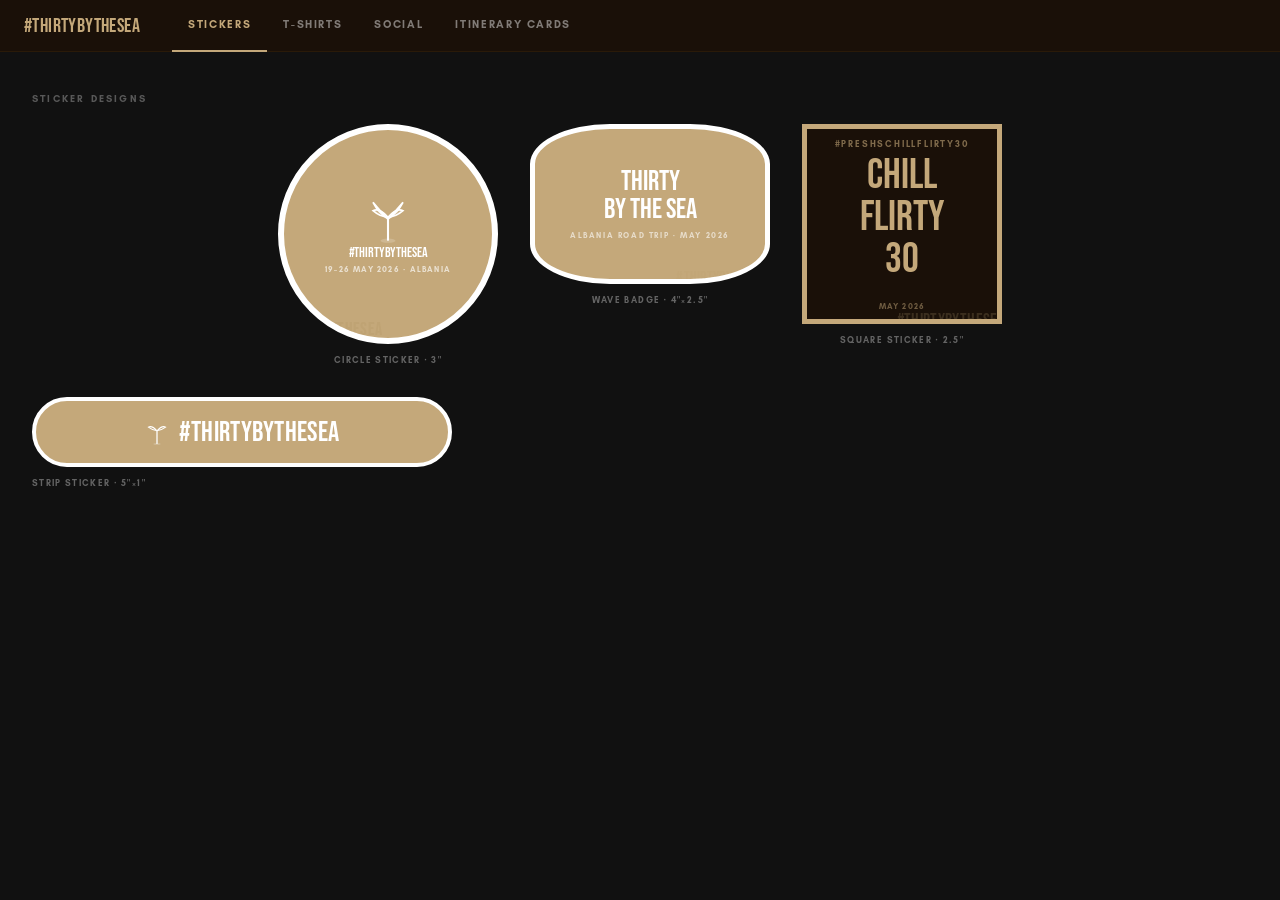
<file: ui_kits/collateral/index.html>
<!DOCTYPE html>
<html lang="en">
<head>
<meta charset="utf-8">
<meta name="viewport" content="width=device-width,initial-scale=1">
<title>ThirtyByTheSea — Collateral UI Kit</title>
<link href="https://fonts.googleapis.com/css2?family=Bebas+Neue&display=swap" rel="stylesheet">
<style>
@font-face {
  font-family: 'Glacial Indifference';
  src: url('../../fonts/GlacialIndifference-Bold.otf') format('opentype');
  font-weight: 700;
}
</style>
<style>
/* ── Reset & Base ── */
*, *::before, *::after { box-sizing: border-box; margin: 0; padding: 0; }
:root {
  --sand:      #C4A87A;
  --sand-dark: #B08F60;
  --sand-light:#D9C4A0;
  --white:     #FFFFFF;
  --dark:      #1A1008;
  --watermark: rgba(180,150,100,0.28);
  --font-disp: 'Bebas Neue', sans-serif;
  --font-sub:  'Glacial Indifference', sans-serif;
  --font-body: 'Glacial Indifference', sans-serif;
}
body {
  background: #111;
  font-family: var(--font-body);
  color: var(--white);
}

/* ── Nav ── */
nav {
  position: fixed; top: 0; left: 0; right: 0; z-index: 100;
  background: var(--dark);
  display: flex; align-items: center; gap: 0;
  border-bottom: 1px solid #2A1A08;
  height: 52px; padding: 0 24px;
}
.nav-logo {
  font-family: var(--font-disp); font-size: 20px; color: var(--sand);
  letter-spacing: 0.02em; margin-right: 32px;
}
.nav-tab {
  padding: 0 16px; height: 52px; display: flex; align-items: center;
  font-family: var(--font-sub); font-size: 11px; font-weight: 700;
  letter-spacing: 0.15em; text-transform: uppercase;
  color: rgba(255,255,255,0.45); cursor: pointer;
  border-bottom: 2px solid transparent; transition: all 0.15s;
}
.nav-tab:hover { color: rgba(255,255,255,0.75); }
.nav-tab.active { color: var(--sand); border-bottom-color: var(--sand); }

/* ── Main Canvas ── */
main {
  margin-top: 52px;
  padding: 40px 32px;
  display: flex; flex-wrap: wrap; gap: 32px;
  justify-content: center;
}
.section-title {
  width: 100%; font-family: var(--font-sub); font-size: 10px; font-weight: 700;
  letter-spacing: 0.22em; text-transform: uppercase;
  color: rgba(255,255,255,0.3); margin-bottom: -16px;
}

/* ── Sticker ── */
.sticker-card {
  display: flex; flex-direction: column; align-items: center; gap: 10px;
}
.sticker-label {
  font-family: var(--font-sub); font-size: 9px; font-weight: 700;
  letter-spacing: 0.15em; text-transform: uppercase; color: rgba(255,255,255,0.35);
}
.sticker {
  position: relative; overflow: hidden;
  display: flex; flex-direction: column; align-items: center; justify-content: center;
}
/* Sticker 1 — Primary Hashtag */
.sticker-primary {
  width: 220px; height: 220px;
  background: var(--sand);
  border-radius: 50%;
  border: 6px solid var(--white);
}
/* Sticker 2 — Wave Badge */
.sticker-wave {
  width: 240px; height: 160px;
  background: var(--sand);
  border-radius: 80px 80px 80px 80px / 40px 40px 40px 40px;
  border: 5px solid var(--white);
}
/* Sticker 3 — Square */
.sticker-sq {
  width: 200px; height: 200px;
  background: var(--dark);
  border: 5px solid var(--sand);
}

.wm {
  position: absolute; font-family: var(--font-disp); font-size: 30px;
  color: var(--watermark); white-space: nowrap; pointer-events: none;
  letter-spacing: 0.02em;
}

/* ── T-shirt ── */
.tshirt-wrap {
  display: flex; flex-direction: column; align-items: center; gap: 10px;
}
.tshirt {
  position: relative; width: 260px; height: 280px;
}
.tshirt-body {
  position: absolute; inset: 0;
}
.tshirt-design {
  position: absolute;
  top: 50%; left: 50%; transform: translate(-50%, -48%);
  text-align: center;
}

/* ── Social Card ── */
.social {
  position: relative; overflow: hidden;
  background: var(--sand);
  display: flex; flex-direction: column;
}
.social-photo {
  width: 100%; flex: 1;
  background: linear-gradient(135deg, #4A9EC9 0%, #2A7A5A 60%, #5A9E8A 100%);
}
.social-bar {
  padding: 12px 16px;
  background: var(--sand);
  display: flex; align-items: center; justify-content: space-between;
}

/* ── Itinerary Card ── */
.itin-card {
  background: var(--sand); position: relative; overflow: hidden;
  padding: 28px 28px;
}
.itin-wm {
  position: absolute; bottom: -12px; right: -8px;
  font-family: var(--font-disp); font-size: 60px;
  color: var(--watermark); white-space: nowrap;
}

/* hidden sections */
.tab-content { display: none; }
.tab-content.active { display: contents; }
</style>
</head>
<body>

<nav>
  <div class="nav-logo">#THIRTYBYTHESEA</div>
  <div class="nav-tab active" onclick="switchTab('stickers',this)">Stickers</div>
  <div class="nav-tab" onclick="switchTab('tshirts',this)">T-Shirts</div>
  <div class="nav-tab" onclick="switchTab('social',this)">Social</div>
  <div class="nav-tab" onclick="switchTab('itinerary',this)">Itinerary Cards</div>
</nav>

<main id="main">
  <!-- STICKERS -->
  <div class="tab-content active" id="tab-stickers">
    <div class="section-title">Sticker Designs</div>

    <!-- Circle sticker -->
    <div class="sticker-card">
      <div class="sticker sticker-primary">
        <div class="wm" style="bottom:-2px;left:-10px;font-size:18px;">#THIRTYBYTHESEA</div>
        <!-- Palm icon -->
        <svg width="44" height="50" viewBox="0 0 44 60" fill="none" style="margin-bottom:2px">
          <path d="M22 55 L22 28" stroke="white" stroke-width="2.5" stroke-linecap="round"/>
          <path d="M22 28 Q12 16 4 20 Q12 27 22 28" stroke="white" stroke-width="2" fill="rgba(255,255,255,0.18)"/>
          <path d="M22 28 Q32 16 40 20 Q32 27 22 28" stroke="white" stroke-width="2" fill="rgba(255,255,255,0.18)"/>
          <path d="M22 30 Q10 22 4 10 Q15 23 22 30" stroke="white" stroke-width="2" fill="rgba(255,255,255,0.12)"/>
          <path d="M22 30 Q34 22 40 10 Q29 23 22 30" stroke="white" stroke-width="2" fill="rgba(255,255,255,0.12)"/>
          <ellipse cx="22" cy="56" rx="9" ry="2.5" fill="rgba(255,255,255,0.18)"/>
        </svg>
        <div style="font-family:var(--font-disp);font-size:14px;color:#fff;letter-spacing:-0.01em;line-height:1;">#THIRTYBYTHESEA</div>
        <div style="font-family:var(--font-sub);font-size:8px;font-weight:700;letter-spacing:0.15em;color:rgba(255,255,255,0.65);margin-top:4px;">19–26 MAY 2026 · ALBANIA</div>
      </div>
      <div class="sticker-label">Circle Sticker · 3"</div>
    </div>

    <!-- Wave badge sticker -->
    <div class="sticker-card">
      <div class="sticker sticker-wave" style="padding:16px 24px;">
        <div class="wm" style="bottom:-8px;right:-6px;font-size:16px;opacity:0.5">#THIRTYBYTHESEA</div>
        <div style="font-family:var(--font-disp);font-size:28px;color:#fff;line-height:1;text-align:center;">THIRTY<br>BY THE SEA</div>
        <div style="font-family:var(--font-sub);font-size:8px;font-weight:700;letter-spacing:0.2em;color:rgba(255,255,255,0.6);margin-top:6px;text-align:center;">ALBANIA ROAD TRIP · MAY 2026</div>
      </div>
      <div class="sticker-label">Wave Badge · 4"×2.5"</div>
    </div>

    <!-- Dark square sticker -->
    <div class="sticker-card">
      <div class="sticker sticker-sq" style="padding:20px;">
        <div class="wm" style="bottom:-12px;right:-8px;font-size:18px;color:rgba(196,168,122,0.2);">#THIRTYBYTHESEA</div>
        <div style="font-family:var(--font-sub);font-size:9px;font-weight:700;letter-spacing:0.2em;color:rgba(196,168,122,0.6);margin-bottom:6px;text-align:center;">#PRESHSCHILLFLIRTY30</div>
        <div style="font-family:var(--font-disp);font-size:42px;color:var(--sand);line-height:1;text-align:center;">CHILL<br>FLIRTY<br>30</div>
        <div style="width:60%;height:2px;background:var(--sand-dark);margin:10px auto;"></div>
        <div style="font-family:var(--font-sub);font-size:8px;font-weight:700;letter-spacing:0.15em;color:rgba(196,168,122,0.5);text-align:center;">MAY 2026</div>
      </div>
      <div class="sticker-label">Square Sticker · 2.5"</div>
    </div>

    <!-- Hashtag strip sticker -->
    <div class="sticker-card" style="width:100%;align-items:flex-start;">
      <div class="sticker" style="width:420px;height:70px;background:var(--sand);border-radius:35px;border:4px solid white;flex-direction:row;gap:10px;padding:0 24px;justify-content:center;overflow:visible;">
        <svg width="24" height="28" viewBox="0 0 40 55" fill="none">
          <path d="M20 50 L20 25" stroke="white" stroke-width="2.5" stroke-linecap="round"/>
          <path d="M20 25 Q10 14 3 18 Q11 24 20 25" stroke="white" stroke-width="2"/>
          <path d="M20 25 Q30 14 37 18 Q29 24 20 25" stroke="white" stroke-width="2"/>
          <ellipse cx="20" cy="51" rx="7" ry="2" fill="rgba(255,255,255,0.2)"/>
        </svg>
        <div style="font-family:var(--font-disp);font-size:28px;color:#fff;letter-spacing:0.01em;">#THIRTYBYTHESEA</div>
      </div>
      <div class="sticker-label">Strip Sticker · 5"×1"</div>
    </div>
  </div>

  <!-- T-SHIRTS -->
  <div class="tab-content" id="tab-tshirts">
    <div class="section-title">T-Shirt Designs</div>

    <!-- Front print -->
    <div class="tshirt-wrap">
      <div class="tshirt">
        <!-- SVG tshirt outline -->
        <svg width="260" height="280" viewBox="0 0 260 280" fill="none" style="position:absolute;inset:0;">
          <path d="M80 20 L40 50 L10 40 L10 100 L50 95 L50 260 L210 260 L210 95 L250 100 L250 40 L220 50 L180 20 Q160 10 130 10 Q100 10 80 20Z" fill="#f5f0ea" stroke="#C4A87A" stroke-width="2"/>
        </svg>
        <div class="tshirt-design">
          <svg width="36" height="42" viewBox="0 0 40 55" fill="none" style="margin:0 auto 4px;">
            <path d="M20 50 L20 25" stroke="#C4A87A" stroke-width="2.5" stroke-linecap="round"/>
            <path d="M20 25 Q10 14 3 18 Q11 24 20 25" stroke="#C4A87A" stroke-width="2" fill="rgba(196,168,122,0.15)"/>
            <path d="M20 25 Q30 14 37 18 Q29 24 20 25" stroke="#C4A87A" stroke-width="2" fill="rgba(196,168,122,0.15)"/>
            <path d="M20 27 Q10 20 4 10 Q13 21 20 27" stroke="#C4A87A" stroke-width="2"/>
            <path d="M20 27 Q30 20 36 10 Q27 21 20 27" stroke="#C4A87A" stroke-width="2"/>
            <ellipse cx="20" cy="51" rx="7" ry="2" fill="rgba(196,168,122,0.2)"/>
          </svg>
          <div style="font-family:var(--font-disp);font-size:22px;color:var(--sand);letter-spacing:0.01em;">#THIRTYBYTHESEA</div>
          <div style="font-family:var(--font-sub);font-size:7.5px;font-weight:700;letter-spacing:0.18em;color:rgba(196,168,122,0.6);margin-top:3px;">ALBANIA · MAY 2026</div>
        </div>
      </div>
      <div class="sticker-label">Front Print — White Shirt</div>
    </div>

    <!-- Dark shirt -->
    <div class="tshirt-wrap">
      <div class="tshirt">
        <svg width="260" height="280" viewBox="0 0 260 280" fill="none" style="position:absolute;inset:0;">
          <path d="M80 20 L40 50 L10 40 L10 100 L50 95 L50 260 L210 260 L210 95 L250 100 L250 40 L220 50 L180 20 Q160 10 130 10 Q100 10 80 20Z" fill="#1A1008" stroke="#C4A87A" stroke-width="2"/>
        </svg>
        <div class="tshirt-design" style="text-align:center;">
          <div style="font-family:var(--font-sub);font-size:8px;font-weight:700;letter-spacing:0.22em;color:rgba(196,168,122,0.5);margin-bottom:4px;">#PRESHSCHILLFLIRTY30</div>
          <div style="font-family:var(--font-disp);font-size:38px;color:var(--sand);line-height:0.95;letter-spacing:-0.01em;">CHILL<br>FLIRTY<br>30</div>
          <div style="width:80px;height:1.5px;background:var(--sand-dark);margin:8px auto;"></div>
          <div style="font-family:var(--font-sub);font-size:7px;font-weight:700;letter-spacing:0.2em;color:rgba(196,168,122,0.45);">ALBANIA ROAD TRIP</div>
        </div>
      </div>
      <div class="sticker-label">Front Print — Dark Shirt</div>
    </div>

    <!-- Sand shirt -->
    <div class="tshirt-wrap">
      <div class="tshirt">
        <svg width="260" height="280" viewBox="0 0 260 280" fill="none" style="position:absolute;inset:0;">
          <path d="M80 20 L40 50 L10 40 L10 100 L50 95 L50 260 L210 260 L210 95 L250 100 L250 40 L220 50 L180 20 Q160 10 130 10 Q100 10 80 20Z" fill="#C4A87A" stroke="#1A1008" stroke-width="2"/>
        </svg>
        <div class="tshirt-design" style="text-align:center;">
          <div style="font-family:var(--font-disp);font-size:18px;color:#fff;letter-spacing:0.01em;margin-bottom:4px;">#THIRTYBYTHESEA</div>
          <div style="width:100px;height:1.5px;background:rgba(255,255,255,0.4);margin:0 auto 6px;"></div>
          <div style="font-family:var(--font-sub);font-size:7px;font-weight:700;letter-spacing:0.2em;color:rgba(255,255,255,0.55);">19–26 MAY 2026</div>
          <div style="font-family:var(--font-sub);font-size:7px;font-weight:700;letter-spacing:0.2em;color:rgba(255,255,255,0.55);">ALBANIA COASTAL ROAD TRIP</div>
        </div>
      </div>
      <div class="sticker-label">Front Print — Sand Shirt</div>
    </div>
  </div>

  <!-- SOCIAL -->
  <div class="tab-content" id="tab-social">
    <div class="section-title">Social Graphics</div>

    <!-- Instagram Square -->
    <div class="sticker-card">
      <div class="social" style="width:280px;height:280px;padding:0;justify-content:flex-end;">
        <div style="position:absolute;inset:0;background:linear-gradient(175deg,#4A9EC9 0%,#2A7A5A 60%, #C4A87A 100%);"></div>
        <div style="position:absolute;inset:0;background:rgba(196,168,122,0.08);"></div>
        <!-- watermark -->
        <div style="position:absolute;bottom:8px;right:8px;font-family:var(--font-sub);font-size:8px;font-weight:700;letter-spacing:0.2em;color:rgba(255,255,255,0.35);text-transform:uppercase;">#THIRTYBYTHESEA</div>
        <!-- content -->
        <div style="position:absolute;bottom:24px;left:20px;right:20px;">
          <div style="font-family:var(--font-disp);font-size:42px;color:#fff;line-height:0.95;letter-spacing:-0.01em;">#THIRTY<br>BY THE SEA</div>
          <div style="font-family:var(--font-sub);font-size:9px;font-weight:700;letter-spacing:0.15em;color:rgba(255,255,255,0.65);margin-top:6px;">ALBANIA · MAY 2026 · ROAD TRIP</div>
        </div>
        <!-- palm icon top-right -->
        <svg width="50" height="60" viewBox="0 0 44 60" fill="none" style="position:absolute;top:16px;right:14px;opacity:0.55">
          <path d="M22 55 L22 28" stroke="white" stroke-width="2.5"/>
          <path d="M22 28 Q12 16 4 20 Q12 27 22 28" stroke="white" stroke-width="2" fill="rgba(255,255,255,0.15)"/>
          <path d="M22 28 Q32 16 40 20 Q32 27 22 28" stroke="white" stroke-width="2" fill="rgba(255,255,255,0.15)"/>
          <path d="M22 30 Q10 22 4 10 Q15 23 22 30" stroke="white" stroke-width="2"/>
          <path d="M22 30 Q34 22 40 10 Q29 23 22 30" stroke="white" stroke-width="2"/>
        </svg>
      </div>
      <div class="sticker-label">Instagram Square · 1080×1080</div>
    </div>

    <!-- Story -->
    <div class="sticker-card">
      <div class="social" style="width:160px;height:280px;padding:0;justify-content:flex-end;">
        <div style="position:absolute;inset:0;background:linear-gradient(175deg,#4A9EC9 0%,#3A8A6A 50%, #C4A87A 100%);"></div>
        <div style="position:absolute;top:20px;left:0;right:0;text-align:center;">
          <div style="font-family:var(--font-sub);font-size:8px;font-weight:700;letter-spacing:0.18em;color:rgba(255,255,255,0.5);text-transform:uppercase;">SWIPE UP</div>
        </div>
        <div style="position:absolute;bottom:30px;left:14px;right:14px;text-align:center;">
          <svg width="28" height="34" viewBox="0 0 44 60" fill="none" style="margin:0 auto 6px;display:block;">
            <path d="M22 55 L22 28" stroke="white" stroke-width="2.5"/>
            <path d="M22 28 Q12 16 4 20 Q12 27 22 28" stroke="white" stroke-width="2" fill="rgba(255,255,255,0.15)"/>
            <path d="M22 28 Q32 16 40 20 Q32 27 22 28" stroke="white" stroke-width="2" fill="rgba(255,255,255,0.15)"/>
          </svg>
          <div style="font-family:var(--font-disp);font-size:24px;color:#fff;line-height:1;">#THIRTY<br>BY THE SEA</div>
          <div style="font-family:var(--font-sub);font-size:7px;font-weight:700;letter-spacing:0.14em;color:rgba(255,255,255,0.55);margin-top:4px;">MAY 2026 · ALBANIA</div>
        </div>
      </div>
      <div class="sticker-label">Instagram Story · 9:16</div>
    </div>

    <!-- Caption card -->
    <div class="sticker-card">
      <div style="background:var(--sand);width:280px;padding:20px 22px;position:relative;overflow:hidden;">
        <div style="position:absolute;bottom:-10px;right:-6px;font-family:var(--font-disp);font-size:48px;color:var(--watermark);white-space:nowrap;">#THIRTYBYTHESEA</div>
        <div style="font-family:var(--font-sub);font-size:8px;font-weight:700;letter-spacing:0.2em;color:rgba(255,255,255,0.5);margin-bottom:8px;">#THIRTYBYTHESEA</div>
        <div style="font-family:var(--font-body);font-size:14px;font-weight:700;color:#fff;letter-spacing:0.06em;text-transform:uppercase;line-height:1.5;">DIRECT FLIGHTS WITH BA<br>23KG INCLUDED — £136.83</div>
        <div style="margin-top:10px;font-family:var(--font-sub);font-size:7px;font-weight:700;letter-spacing:0.16em;color:rgba(255,255,255,0.45);">19TH MAY 2026 · LONDON HEATHROW</div>
      </div>
      <div class="sticker-label">Caption / Info Card</div>
    </div>
  </div>

  <!-- ITINERARY CARDS -->
  <div class="tab-content" id="tab-itinerary">
    <div class="section-title">Itinerary Cards</div>

    <!-- Hotel card -->
    <div class="sticker-card">
      <div class="itin-card" style="width:300px;">
        <div class="itin-wm">#THIRTYBYTHESEA</div>
        <div style="display:flex;align-items:flex-start;gap:14px;position:relative;z-index:1;">
          <!-- House icon -->
          <svg width="38" height="50" viewBox="0 0 60 80" fill="none" flex-shrink="0">
            <path d="M30 8 C14 8 8 22 8 30 C8 50 30 72 30 72 C30 72 52 50 52 30 C52 22 46 8 30 8Z" stroke="white" stroke-width="2.5" fill="none"/>
            <circle cx="30" cy="30" r="10" stroke="white" stroke-width="2.5" fill="none"/>
          </svg>
          <div>
            <div style="font-family:var(--font-sub);font-size:9px;font-weight:700;letter-spacing:0.18em;color:rgba(255,255,255,0.5);margin-bottom:3px;">HOTEL 1 OF 3</div>
            <div style="font-family:var(--font-disp);font-size:24px;color:#fff;line-height:1;">ELITE BAY HOTEL</div>
            <div style="font-family:var(--font-disp);font-size:14px;color:rgba(255,255,255,0.6);margin-top:2px;">LALEZ DURRES</div>
          </div>
        </div>
        <div style="height:1.5px;background:rgba(26,16,8,0.25);margin:14px 0;position:relative;z-index:1;"></div>
        <div style="position:relative;z-index:1;">
          <div style="font-family:var(--font-body);font-size:14px;font-weight:700;letter-spacing:0.06em;color:#fff;text-transform:uppercase;line-height:1.6;">
            19<sup style="font-size:9px">TH</sup> MAY TO 22<sup style="font-size:9px">ND</sup> MAY<br>
            £250.50PP — PAY AT HOTEL<br>
            KING ROOM · SWIM UP POOL VIEW<br>
            BREAKFAST &amp; FREE PARKING
          </div>
        </div>
      </div>
      <div class="sticker-label">Hotel Card</div>
    </div>

    <!-- Flight card -->
    <div class="sticker-card">
      <div class="itin-card" style="width:300px;">
        <div class="itin-wm">#THIRTYBYTHESEA</div>
        <div style="display:flex;align-items:flex-start;gap:14px;position:relative;z-index:1;">
          <svg width="44" height="38" viewBox="0 0 80 60" fill="none">
            <rect x="4" y="14" width="72" height="32" rx="3" stroke="white" stroke-width="2.5"/>
            <path d="M4 30 L76 30" stroke="white" stroke-width="1.5" stroke-dasharray="4 3"/>
            <path d="M58 14 L58 46" stroke="white" stroke-width="2"/>
            <path d="M20 22 L45 22" stroke="white" stroke-width="2" stroke-linecap="round"/>
            <path d="M20 38 L45 38" stroke="white" stroke-width="2" stroke-linecap="round"/>
          </svg>
          <div>
            <div style="font-family:var(--font-sub);font-size:9px;font-weight:700;letter-spacing:0.18em;color:rgba(255,255,255,0.5);margin-bottom:3px;">THE FLIGHTS</div>
            <div style="font-family:var(--font-disp);font-size:20px;color:#fff;line-height:1;">LONDON HEATHROW</div>
            <div style="font-family:var(--font-disp);font-size:14px;color:rgba(255,255,255,0.55);">→ TIRANA AIRPORT</div>
          </div>
        </div>
        <div style="height:1.5px;background:rgba(26,16,8,0.25);margin:14px 0;position:relative;z-index:1;"></div>
        <div style="position:relative;z-index:1;">
          <div style="font-family:var(--font-body);font-size:14px;font-weight:700;letter-spacing:0.06em;color:#fff;text-transform:uppercase;line-height:1.6;">
            DEPART 08:05AM · LAND 12:10PM<br>
            23KG + HAND LUGGAGE<br>
            BRITISH AIRWAYS · £136.83
          </div>
        </div>
      </div>
      <div class="sticker-label">Flight Card</div>
    </div>

    <!-- Full cover card -->
    <div class="sticker-card">
      <div style="width:300px;background:var(--dark);padding:28px 24px;position:relative;overflow:hidden;">
        <div style="position:absolute;bottom:-14px;right:-10px;font-family:var(--font-disp);font-size:60px;color:rgba(196,168,122,0.12);white-space:nowrap;">#THIRTYBYTHESEA</div>
        <div style="font-family:var(--font-sub);font-size:8px;font-weight:700;letter-spacing:0.22em;color:rgba(196,168,122,0.5);margin-bottom:8px;position:relative;z-index:1;">#PRESHSCHILLFLIRTY30</div>
        <div style="font-family:var(--font-disp);font-size:54px;color:var(--sand);line-height:0.92;position:relative;z-index:1;letter-spacing:-0.01em;">THIRTY<br>BY THE<br>SEA</div>
        <div style="height:1.5px;background:var(--sand-dark);margin:14px 0;position:relative;z-index:1;width:60%;"></div>
        <div style="font-family:var(--font-body);font-size:12px;font-weight:700;letter-spacing:0.1em;color:rgba(196,168,122,0.6);text-transform:uppercase;position:relative;z-index:1;line-height:1.6;">
          ALBANIA ROAD TRIP<br>
          19–26 MAY 2026
        </div>
      </div>
      <div class="sticker-label">Cover Card (Dark)</div>
    </div>
  </div>
</main>

<script>
function switchTab(id, el) {
  document.querySelectorAll('.nav-tab').forEach(t => t.classList.remove('active'));
  document.querySelectorAll('.tab-content').forEach(t => t.classList.remove('active'));
  el.classList.add('active');
  document.getElementById('tab-' + id).classList.add('active');
  localStorage.setItem('tbts-tab', id);
}

// Restore tab
const saved = localStorage.getItem('tbts-tab');
if (saved) {
  const el = [...document.querySelectorAll('.nav-tab')].find(t => t.getAttribute('onclick').includes("'" + saved + "'"));
  if (el) switchTab(saved, el);
}
</script>
</body>
</html>
</file>
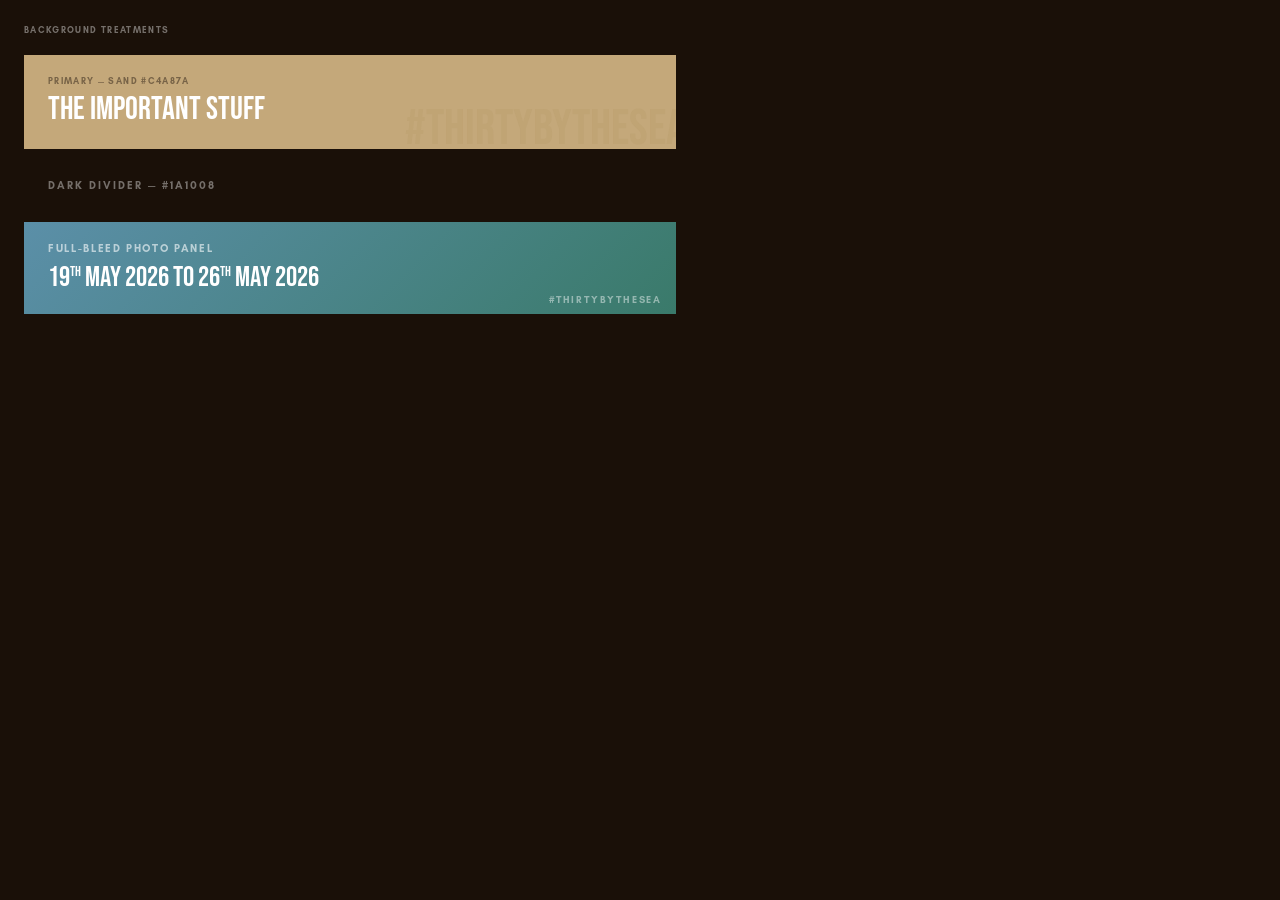
<file: preview/backgrounds.html>
<!DOCTYPE html>
<html>
<head>
<style>
@font-face {
  font-family: 'Glacial Indifference';
  src: url('../fonts/GlacialIndifference-Bold.otf') format('opentype');
  font-weight: 700;
}
</style>
<meta charset="utf-8">
<link href="https://fonts.googleapis.com/css2?family=Bebas+Neue&display=swap" rel="stylesheet">
<style>
* { margin: 0; padding: 0; box-sizing: border-box; }
body { background: #1A1008; padding: 24px; width: 700px; display: flex; flex-direction: column; gap: 16px; }
.card { background: #C4A87A; padding: 20px 24px; position: relative; overflow: hidden; }
.label { font-family: 'Glacial Indifference', sans-serif, sans-serif; font-size: 9px; font-weight: 700; letter-spacing: 0.15em; color: rgba(26,16,8,0.45); text-transform: uppercase; margin-bottom: 4px; }
.wm { position: absolute; bottom: -10px; right: -10px; font-family: 'Bebas Neue', sans-serif; font-size: 50px; color: rgba(180,150,100,0.25); white-space: nowrap; }
</style>
</head>
<body>
  <div class="label" style="color:rgba(255,255,255,0.4)">Background Treatments</div>

  <!-- Primary sand bg -->
  <div class="card">
    <div class="label">Primary — Sand #C4A87A</div>
    <div style="font-family:'Bebas Neue',sans-serif;font-size:32px;color:#fff;">THE IMPORTANT STUFF</div>
    <div class="wm">#THIRTYBYTHESEA</div>
  </div>

  <!-- Dark divider section -->
  <div style="background:#1A1008; padding: 14px 24px;">
    <div style="font-family:'Glacial Indifference', sans-serif,sans-serif;font-size:11px;font-weight:700;letter-spacing:0.18em;color:rgba(255,255,255,0.4);text-transform:uppercase;">Dark Divider — #1A1008</div>
  </div>

  <!-- Photo section mockup -->
  <div style="background: linear-gradient(135deg, #5B8FA8, #3A7A6A); padding: 20px 24px; position:relative;">
    <div style="font-family:'Glacial Indifference', sans-serif,sans-serif;font-size:11px;font-weight:700;letter-spacing:0.15em;color:rgba(255,255,255,0.6);text-transform:uppercase; margin-bottom:6px;">Full-Bleed Photo Panel</div>
    <div style="font-family:'Bebas Neue',sans-serif;font-size:28px;color:#fff;">19<sup style="font-size:14px">TH</sup> MAY 2026 TO 26<sup style="font-size:14px">TH</sup> MAY 2026</div>
    <div style="position:absolute;bottom:8px;right:14px;font-family:'Glacial Indifference', sans-serif,sans-serif;font-size:10px;font-weight:700;letter-spacing:0.18em;color:rgba(255,255,255,0.45);text-transform:uppercase;">#THIRTYBYTHESEA</div>
  </div>
</body>
</html>
</file>
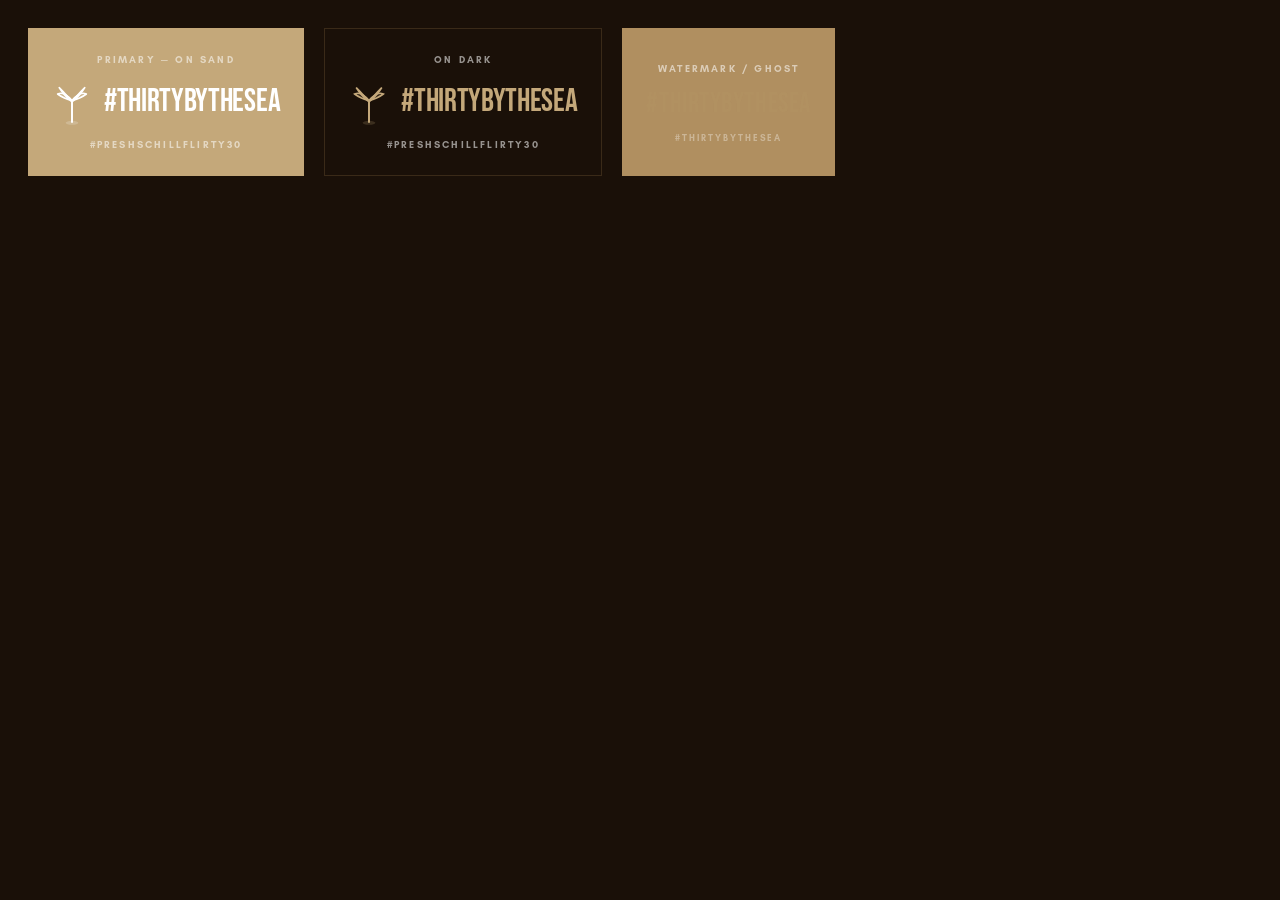
<file: preview/brand-logo.html>
<!DOCTYPE html>
<html>
<head>
<style>
@font-face {
  font-family: 'Glacial Indifference';
  src: url('../fonts/GlacialIndifference-Bold.otf') format('opentype');
  font-weight: 700;
}
</style>
<meta charset="utf-8">
<link href="https://fonts.googleapis.com/css2?family=Bebas+Neue&display=swap" rel="stylesheet">
<style>
* { margin: 0; padding: 0; box-sizing: border-box; }
body { background: #1A1008; padding: 28px; width: 700px; display: flex; gap: 20px; align-items: stretch; }

.panel { background: #C4A87A; padding: 24px; flex: 1; display: flex; flex-direction: column; justify-content: center; align-items: center; gap: 12px; }
.panel-dark { background: #1A1008; border: 1px solid #3A2A18; padding: 24px; flex: 1; display: flex; flex-direction: column; justify-content: center; align-items: center; gap: 12px; }

.logo { display: flex; align-items: center; gap: 12px; }
.logo-text { font-family: 'Bebas Neue', sans-serif; font-size: 32px; color: #fff; line-height: 1; letter-spacing: -0.01em; }
.tag { font-family: 'Glacial Indifference', sans-serif, sans-serif; font-weight: 700; font-size: 10px; color: rgba(255,255,255,0.55); letter-spacing: 0.22em; text-transform: uppercase; }
</style>
</head>
<body>
  <!-- On Sand -->
  <div class="panel">
    <div class="tag">PRIMARY — ON SAND</div>
    <div class="logo">
      <svg width="40" height="48" viewBox="0 0 40 60" fill="none">
        <path d="M20 55 L20 28" stroke="white" stroke-width="2.5" stroke-linecap="round"/>
        <path d="M20 28 Q10 16 2 20 Q10 26 20 28" stroke="white" stroke-width="2" fill="rgba(255,255,255,0.15)" stroke-linejoin="round"/>
        <path d="M20 28 Q30 16 38 20 Q30 26 20 28" stroke="white" stroke-width="2" fill="rgba(255,255,255,0.15)" stroke-linejoin="round"/>
        <path d="M20 30 Q10 22 4 12 Q14 22 20 30" stroke="white" stroke-width="2" fill="rgba(255,255,255,0.15)" stroke-linejoin="round"/>
        <path d="M20 30 Q30 22 36 12 Q26 22 20 30" stroke="white" stroke-width="2" fill="rgba(255,255,255,0.15)" stroke-linejoin="round"/>
        <ellipse cx="20" cy="56" rx="8" ry="2.5" fill="rgba(255,255,255,0.2)"/>
      </svg>
      <div class="logo-text">#THIRTYBYTHESEA</div>
    </div>
    <div class="tag">#PRESHSCHILLFLIRTY30</div>
  </div>

  <!-- On Dark -->
  <div class="panel-dark">
    <div class="tag">ON DARK</div>
    <div class="logo">
      <svg width="40" height="48" viewBox="0 0 40 60" fill="none">
        <path d="M20 55 L20 28" stroke="#C4A87A" stroke-width="2.5" stroke-linecap="round"/>
        <path d="M20 28 Q10 16 2 20 Q10 26 20 28" stroke="#C4A87A" stroke-width="2" fill="rgba(196,168,122,0.15)"/>
        <path d="M20 28 Q30 16 38 20 Q30 26 20 28" stroke="#C4A87A" stroke-width="2" fill="rgba(196,168,122,0.15)"/>
        <path d="M20 30 Q10 22 4 12 Q14 22 20 30" stroke="#C4A87A" stroke-width="2" fill="rgba(196,168,122,0.15)"/>
        <path d="M20 30 Q30 22 36 12 Q26 22 20 30" stroke="#C4A87A" stroke-width="2" fill="rgba(196,168,122,0.15)"/>
        <ellipse cx="20" cy="56" rx="8" ry="2.5" fill="rgba(196,168,122,0.2)"/>
      </svg>
      <div class="logo-text" style="color:#C4A87A">#THIRTYBYTHESEA</div>
    </div>
    <div class="tag">#PRESHSCHILLFLIRTY30</div>
  </div>

  <!-- Watermark -->
  <div class="panel" style="background:#B08F60;">
    <div class="tag">WATERMARK / GHOST</div>
    <div style="font-family:'Bebas Neue',sans-serif;font-size:28px;color:rgba(180,150,100,0.35);letter-spacing:0.02em;">#THIRTYBYTHESEA</div>
    <div style="font-family:'Glacial Indifference', sans-serif,sans-serif;font-weight:700;font-size:9px;color:rgba(255,255,255,0.35);letter-spacing:0.22em;text-transform:uppercase;">#THIRTYBYTHESEA</div>
  </div>
</body>
</html>
</file>
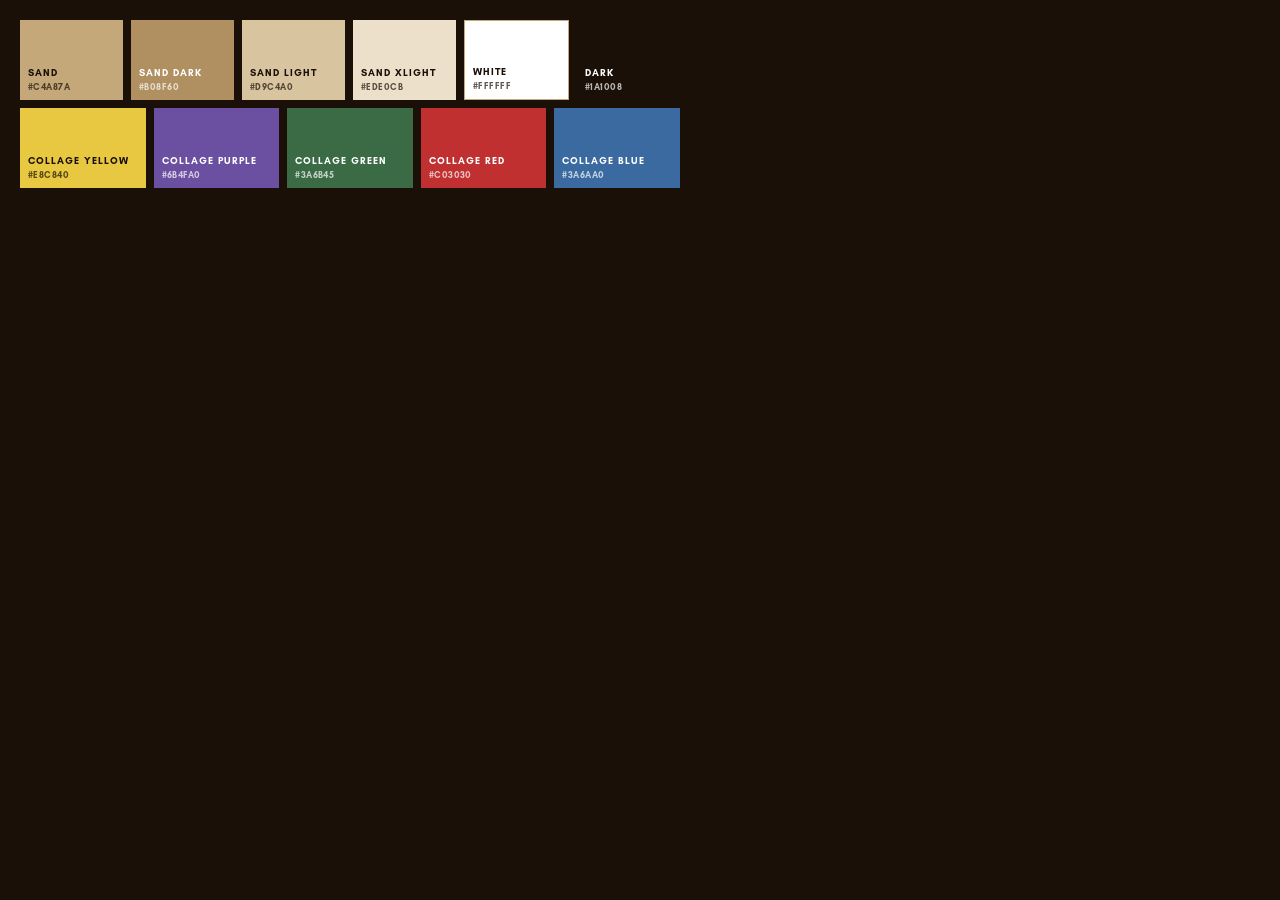
<file: preview/colors-primary.html>
<!DOCTYPE html>
<html>
<head>
<style>
@font-face {
  font-family: 'Glacial Indifference';
  src: url('../fonts/GlacialIndifference-Bold.otf') format('opentype');
  font-weight: 700;
}
</style>
<meta charset="utf-8">
<link rel="stylesheet" href="../colors_and_type.css">
<style>
* { margin: 0; padding: 0; box-sizing: border-box; }
body { background: #1A1008; font-family: 'Glacial Indifference', sans-serif, sans-serif; padding: 20px; width: 700px; }
.row { display: flex; gap: 8px; margin-bottom: 8px; }
.swatch { flex: 1; height: 80px; display: flex; flex-direction: column; justify-content: flex-end; padding: 8px; }
.swatch-name { font-size: 10px; font-weight: 700; letter-spacing: 0.1em; text-transform: uppercase; }
.swatch-hex  { font-size: 9px; opacity: 0.7; letter-spacing: 0.05em; margin-top: 2px; }
</style>
</head>
<body>
<div class="row">
  <div class="swatch" style="background:#C4A87A;"><span class="swatch-name" style="color:#1A1008">Sand</span><span class="swatch-hex" style="color:#1A1008">#C4A87A</span></div>
  <div class="swatch" style="background:#B08F60;"><span class="swatch-name" style="color:#fff">Sand Dark</span><span class="swatch-hex" style="color:#fff">#B08F60</span></div>
  <div class="swatch" style="background:#D9C4A0;"><span class="swatch-name" style="color:#1A1008">Sand Light</span><span class="swatch-hex" style="color:#1A1008">#D9C4A0</span></div>
  <div class="swatch" style="background:#EDE0CB;"><span class="swatch-name" style="color:#1A1008">Sand XLight</span><span class="swatch-hex" style="color:#1A1008">#EDE0CB</span></div>
  <div class="swatch" style="background:#FFFFFF; border: 1px solid #C4A87A;"><span class="swatch-name" style="color:#1A1008">White</span><span class="swatch-hex" style="color:#1A1008">#FFFFFF</span></div>
  <div class="swatch" style="background:#1A1008;"><span class="swatch-name" style="color:#fff">Dark</span><span class="swatch-hex" style="color:#fff">#1A1008</span></div>
</div>
<div class="row">
  <div class="swatch" style="background:#E8C840; flex: 0.7;"><span class="swatch-name" style="color:#1A1008">Collage Yellow</span><span class="swatch-hex" style="color:#1A1008">#E8C840</span></div>
  <div class="swatch" style="background:#6B4FA0; flex: 0.7;"><span class="swatch-name" style="color:#fff">Collage Purple</span><span class="swatch-hex" style="color:#fff">#6B4FA0</span></div>
  <div class="swatch" style="background:#3A6B45; flex: 0.7;"><span class="swatch-name" style="color:#fff">Collage Green</span><span class="swatch-hex" style="color:#fff">#3A6B45</span></div>
  <div class="swatch" style="background:#C03030; flex: 0.7;"><span class="swatch-name" style="color:#fff">Collage Red</span><span class="swatch-hex" style="color:#fff">#C03030</span></div>
  <div class="swatch" style="background:#3A6AA0; flex: 0.7;"><span class="swatch-name" style="color:#fff">Collage Blue</span><span class="swatch-hex" style="color:#fff">#3A6AA0</span></div>
</div>
</body>
</html>
</file>
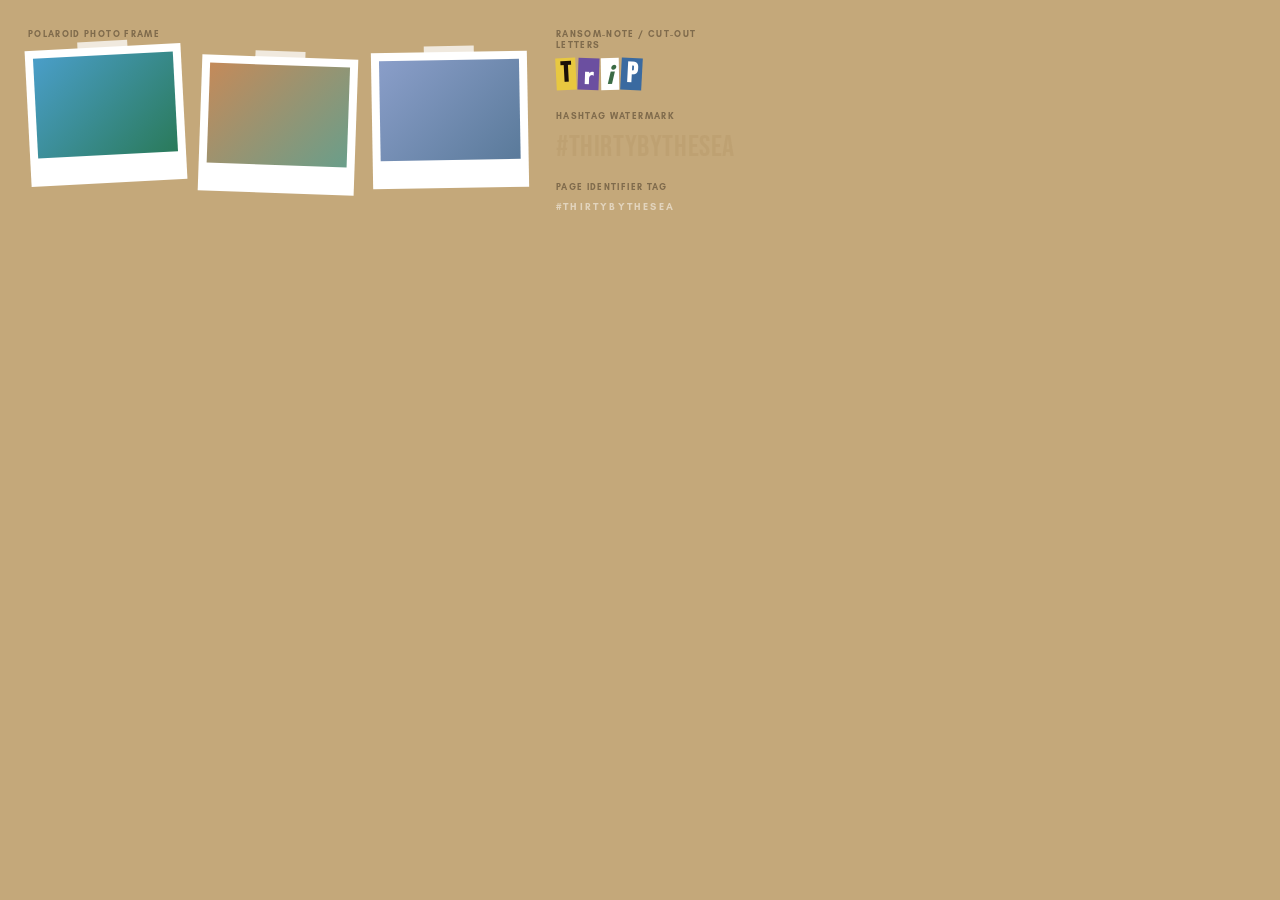
<file: preview/components-polaroid.html>
<!DOCTYPE html>
<html>
<head>
<style>
@font-face {
  font-family: 'Glacial Indifference';
  src: url('../fonts/GlacialIndifference-Bold.otf') format('opentype');
  font-weight: 700;
}
</style>
<meta charset="utf-8">
<link href="https://fonts.googleapis.com/css2?family=Bebas+Neue&display=swap" rel="stylesheet">
<style>
* { margin: 0; padding: 0; box-sizing: border-box; }
body { background: #C4A87A; padding: 28px; width: 700px; display: flex; gap: 28px; align-items: flex-start; }
.label { font-family: 'Glacial Indifference', sans-serif, sans-serif; font-size: 9px; font-weight: 700; letter-spacing: 0.15em; text-transform: uppercase; color: rgba(26,16,8,0.4); margin-bottom: 8px; }

/* Polaroid */
.polaroid { background: #fff; padding: 8px 8px 28px 8px; position: relative; display: inline-block; transform: rotate(-2deg); }
.polaroid-tape { position: absolute; top: -6px; left: 50%; transform: translateX(-50%); width: 50px; height: 10px; background: rgba(255,255,255,0.75); }
.polaroid img, .polaroid-img { width: 140px; height: 100px; background: linear-gradient(135deg,#5B9EC9,#3A8A6A); display: block; }

/* Scrapbook letter */
.ransom { display: flex; gap: 2px; align-items: flex-end; }
.ransom span { font-weight: 900; padding: 2px 5px; font-size: 28px; line-height: 1; }
</style>
</head>
<body>
  <div>
    <div class="label">Polaroid Photo Frame</div>
    <div style="display:flex; gap:16px; align-items:flex-start;">
      <div class="polaroid" style="transform:rotate(-3deg)">
        <div class="polaroid-tape"></div>
        <div class="polaroid-img" style="background:linear-gradient(135deg,#4A9EC9 0%,#2A7A5A 100%);"></div>
      </div>
      <div class="polaroid" style="transform:rotate(2deg); margin-top:10px;">
        <div class="polaroid-tape"></div>
        <div class="polaroid-img" style="background:linear-gradient(135deg,#C48A5A 0%,#6A9E8A 100%);"></div>
      </div>
      <div class="polaroid" style="transform:rotate(-1deg); margin-top:5px;">
        <div class="polaroid-tape"></div>
        <div class="polaroid-img" style="background:linear-gradient(135deg,#8A9EC9 0%,#5A7A9A 100%);"></div>
      </div>
    </div>
  </div>

  <div style="flex:1">
    <div class="label" style="margin-top:0">Ransom-Note / Cut-Out Letters</div>
    <div class="ransom">
      <span style="background:#E8C840;color:#1A1008;font-family:'Bebas Neue',sans-serif;transform:rotate(-3deg)">t</span>
      <span style="background:#6B4FA0;color:#fff;font-family:'Glacial Indifference', sans-serif,sans-serif;transform:rotate(2deg)">r</span>
      <span style="background:#fff;color:#3A6B45;font-family:'Glacial Indifference', sans-serif,sans-serif;font-style:italic;transform:rotate(-1deg)">i</span>
      <span style="background:#3A6AA0;color:#fff;font-family:'Bebas Neue',sans-serif;transform:rotate(3deg)">p</span>
    </div>
    <div class="label" style="margin-top:20px">Hashtag Watermark</div>
    <div style="font-family:'Bebas Neue',sans-serif;font-size:30px;color:rgba(180,150,100,0.35);letter-spacing:0.02em;">#THIRTYBYTHESEA</div>
    <div class="label" style="margin-top:16px">Page Identifier Tag</div>
    <div style="font-family:'Glacial Indifference', sans-serif,sans-serif;font-weight:700;font-size:10px;color:rgba(255,255,255,0.5);letter-spacing:0.22em;text-transform:uppercase;">#THIRTYBYTHESEA</div>
  </div>
</body>
</html>
</file>
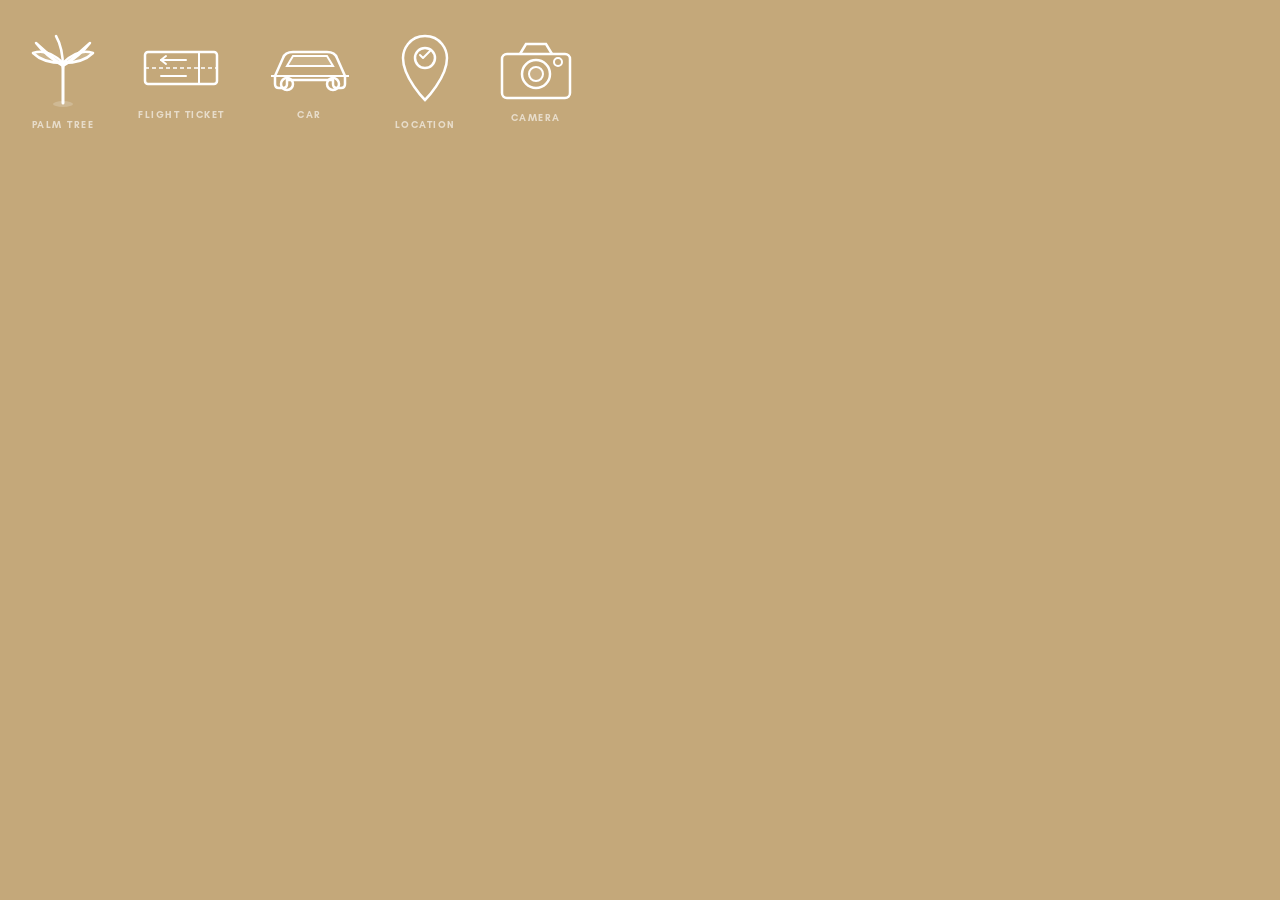
<file: preview/icons.html>
<!DOCTYPE html>
<html>
<head>
<style>
@font-face {
  font-family: 'Glacial Indifference';
  src: url('../fonts/GlacialIndifference-Bold.otf') format('opentype');
  font-weight: 700;
}
</style>
<meta charset="utf-8">
<link href="https://fonts.googleapis.com/css2?family=Bebas+Neue&display=swap" rel="stylesheet">
<style>
* { margin: 0; padding: 0; box-sizing: border-box; }
body { background: #C4A87A; padding: 28px; width: 700px; display: flex; align-items: center; gap: 40px; }
.icon-group { display: flex; flex-direction: column; align-items: center; gap: 10px; }
.icon-label { font-family: 'Glacial Indifference', sans-serif, sans-serif; font-weight: 700; font-size: 10px; letter-spacing: 0.15em; text-transform: uppercase; color: rgba(255,255,255,0.6); text-align: center; }
svg { display: block; }
</style>
</head>
<body>
  <!-- Palm Tree -->
  <div class="icon-group">
    <svg width="70" height="80" viewBox="0 0 70 80" fill="none">
      <path d="M35 75 L35 35" stroke="white" stroke-width="3" stroke-linecap="round"/>
      <path d="M35 35 Q20 20 5 25 Q15 35 35 35" stroke="white" stroke-width="2.5" fill="rgba(255,255,255,0.15)" stroke-linejoin="round"/>
      <path d="M35 35 Q50 20 65 25 Q55 35 35 35" stroke="white" stroke-width="2.5" fill="rgba(255,255,255,0.15)" stroke-linejoin="round"/>
      <path d="M35 38 Q18 28 8 15 Q22 28 35 38" stroke="white" stroke-width="2.5" fill="rgba(255,255,255,0.15)" stroke-linejoin="round"/>
      <path d="M35 38 Q52 28 62 15 Q48 28 35 38" stroke="white" stroke-width="2.5" fill="rgba(255,255,255,0.15)" stroke-linejoin="round"/>
      <path d="M35 40 Q35 20 28 8" stroke="white" stroke-width="2.5" fill="none" stroke-linecap="round"/>
      <ellipse cx="35" cy="76" rx="10" ry="3" fill="rgba(255,255,255,0.2)"/>
    </svg>
    <div class="icon-label">Palm Tree</div>
  </div>

  <!-- Airplane Ticket -->
  <div class="icon-group">
    <svg width="80" height="60" viewBox="0 0 80 60" fill="none">
      <rect x="4" y="14" width="72" height="32" rx="3" stroke="white" stroke-width="2.5"/>
      <path d="M4 30 L76 30" stroke="white" stroke-width="1.5" stroke-dasharray="4 3"/>
      <path d="M58 14 L58 46" stroke="white" stroke-width="2"/>
      <path d="M20 22 L45 22" stroke="white" stroke-width="2" stroke-linecap="round"/>
      <path d="M20 38 L45 38" stroke="white" stroke-width="2" stroke-linecap="round"/>
      <path d="M25 26 L20 22 L25 18" stroke="white" stroke-width="2" stroke-linecap="round" stroke-linejoin="round"/>
    </svg>
    <div class="icon-label">Flight Ticket</div>
  </div>

  <!-- Car -->
  <div class="icon-group">
    <svg width="90" height="60" viewBox="0 0 90 60" fill="none">
      <path d="M10 38 L10 46 Q10 50 14 50 L18 50 Q22 50 22 46 L22 42 L68 42 L68 46 Q68 50 72 50 L76 50 Q80 50 80 46 L80 38" stroke="white" stroke-width="2.5" fill="none" stroke-linejoin="round"/>
      <path d="M10 38 L18 20 Q20 14 28 14 L62 14 Q70 14 72 20 L80 38" stroke="white" stroke-width="2.5" fill="none" stroke-linejoin="round"/>
      <path d="M22 28 L28 18 L62 18 L68 28 Z" stroke="white" stroke-width="2" fill="rgba(255,255,255,0.12)"/>
      <circle cx="22" cy="46" r="6" stroke="white" stroke-width="2.5" fill="none"/>
      <circle cx="68" cy="46" r="6" stroke="white" stroke-width="2.5" fill="none"/>
      <path d="M6 38 L84 38" stroke="white" stroke-width="2"/>
    </svg>
    <div class="icon-label">Car</div>
  </div>

  <!-- Location / House -->
  <div class="icon-group">
    <svg width="60" height="80" viewBox="0 0 60 80" fill="none">
      <path d="M30 8 C14 8 8 22 8 30 C8 50 30 72 30 72 C30 72 52 50 52 30 C52 22 46 8 30 8Z" stroke="white" stroke-width="2.5" fill="none"/>
      <circle cx="30" cy="30" r="10" stroke="white" stroke-width="2.5" fill="none"/>
      <path d="M25 27 L28 30 L35 23" stroke="white" stroke-width="2" stroke-linecap="round" stroke-linejoin="round"/>
    </svg>
    <div class="icon-label">Location</div>
  </div>

  <!-- Camera -->
  <div class="icon-group">
    <svg width="80" height="65" viewBox="0 0 80 65" fill="none">
      <rect x="6" y="18" width="68" height="44" rx="5" stroke="white" stroke-width="2.5" fill="none"/>
      <path d="M24 18 L30 8 L50 8 L56 18" stroke="white" stroke-width="2.5" fill="none"/>
      <circle cx="40" cy="38" r="14" stroke="white" stroke-width="2.5" fill="none"/>
      <circle cx="40" cy="38" r="7" stroke="white" stroke-width="2" fill="rgba(255,255,255,0.1)"/>
      <circle cx="62" cy="26" r="4" stroke="white" stroke-width="2" fill="none"/>
    </svg>
    <div class="icon-label">Camera</div>
  </div>
</body>
</html>
</file>
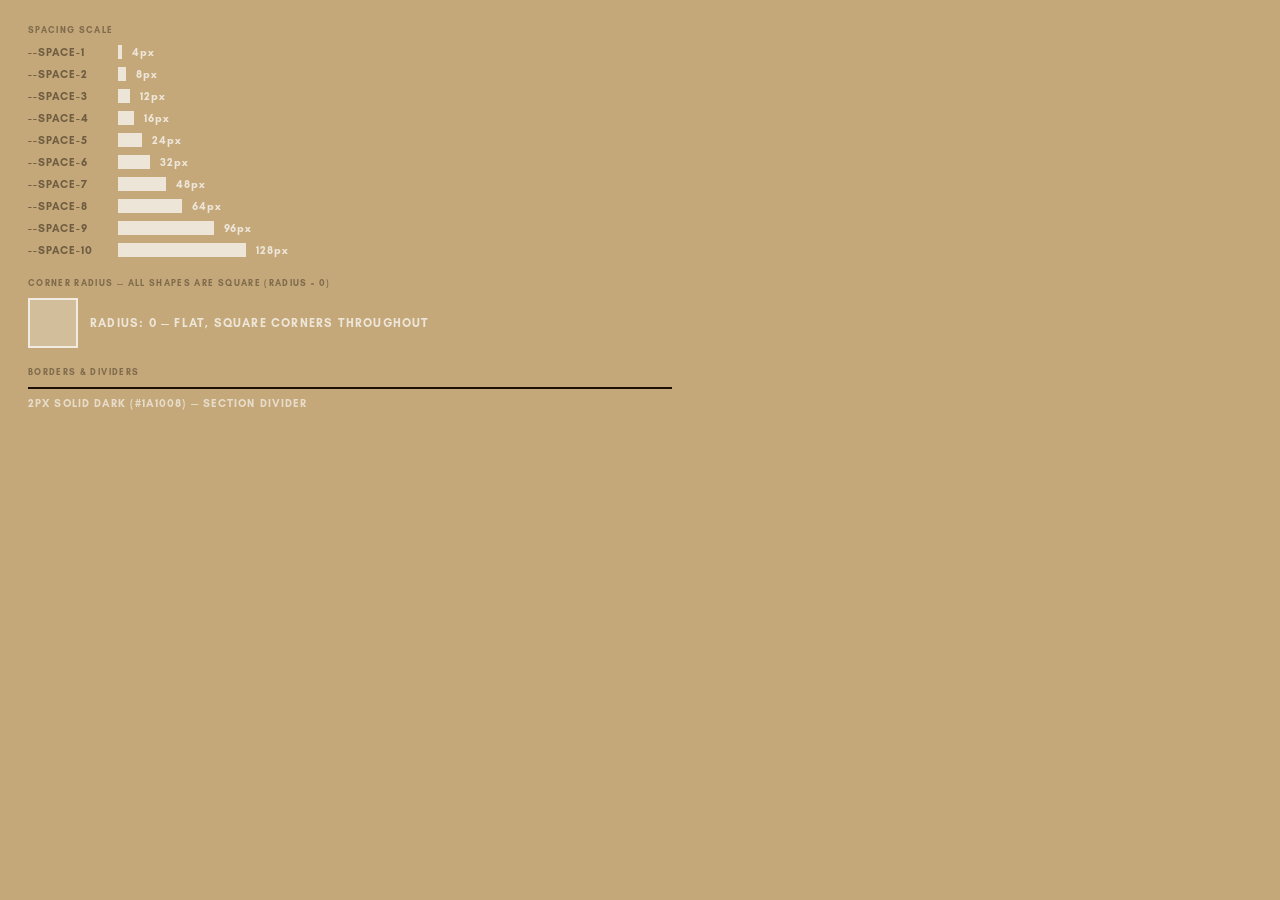
<file: preview/spacing-tokens.html>
<!DOCTYPE html>
<html>
<head>
<style>
@font-face {
  font-family: 'Glacial Indifference';
  src: url('../fonts/GlacialIndifference-Bold.otf') format('opentype');
  font-weight: 700;
}
</style>
<meta charset="utf-8">
<link href="https://fonts.googleapis.com/css2?family=Bebas+Neue&display=swap" rel="stylesheet">
<style>
* { margin: 0; padding: 0; box-sizing: border-box; }
body { background: #C4A87A; padding: 24px 28px; width: 700px; }
.label { font-family: 'Glacial Indifference', sans-serif, sans-serif; font-size: 9px; font-weight: 700; letter-spacing: 0.15em; text-transform: uppercase; color: rgba(26,16,8,0.4); margin-bottom: 10px; }
.row { display: flex; align-items: center; gap: 10px; margin-bottom: 8px; }
.bar { height: 100%; background: rgba(26,16,8,0.2); }
.val { font-family: 'Glacial Indifference', sans-serif, sans-serif; font-size: 11px; font-weight: 700; color: rgba(255,255,255,0.7); letter-spacing: 0.1em; white-space: nowrap; }
.name { font-family: 'Glacial Indifference', sans-serif, sans-serif; font-size: 11px; font-weight: 700; color: rgba(26,16,8,0.5); letter-spacing: 0.08em; width: 80px; flex-shrink: 0; text-transform: uppercase; }
</style>
</head>
<body>
  <div class="label">Spacing Scale</div>
  <div class="row"><div class="name">--space-1</div><div style="width:4px;height:14px;background:rgba(255,255,255,0.7);"></div><div class="val">4px</div></div>
  <div class="row"><div class="name">--space-2</div><div style="width:8px;height:14px;background:rgba(255,255,255,0.7);"></div><div class="val">8px</div></div>
  <div class="row"><div class="name">--space-3</div><div style="width:12px;height:14px;background:rgba(255,255,255,0.7);"></div><div class="val">12px</div></div>
  <div class="row"><div class="name">--space-4</div><div style="width:16px;height:14px;background:rgba(255,255,255,0.7);"></div><div class="val">16px</div></div>
  <div class="row"><div class="name">--space-5</div><div style="width:24px;height:14px;background:rgba(255,255,255,0.7);"></div><div class="val">24px</div></div>
  <div class="row"><div class="name">--space-6</div><div style="width:32px;height:14px;background:rgba(255,255,255,0.7);"></div><div class="val">32px</div></div>
  <div class="row"><div class="name">--space-7</div><div style="width:48px;height:14px;background:rgba(255,255,255,0.7);"></div><div class="val">48px</div></div>
  <div class="row"><div class="name">--space-8</div><div style="width:64px;height:14px;background:rgba(255,255,255,0.7);"></div><div class="val">64px</div></div>
  <div class="row"><div class="name">--space-9</div><div style="width:96px;height:14px;background:rgba(255,255,255,0.7);"></div><div class="val">96px</div></div>
  <div class="row"><div class="name">--space-10</div><div style="width:128px;height:14px;background:rgba(255,255,255,0.7);"></div><div class="val">128px</div></div>

  <div class="label" style="margin-top:20px">Corner Radius — All Shapes Are Square (Radius = 0)</div>
  <div style="display:flex;gap:12px;align-items:center;">
    <div style="width:50px;height:50px;background:rgba(255,255,255,0.25);border:2px solid rgba(255,255,255,0.7);border-radius:0;"></div>
    <div style="font-family:'Glacial Indifference', sans-serif,sans-serif;font-size:12px;font-weight:700;letter-spacing:0.1em;color:rgba(255,255,255,0.7);">RADIUS: 0 — FLAT, SQUARE CORNERS THROUGHOUT</div>
  </div>

  <div class="label" style="margin-top:18px">Borders & Dividers</div>
  <div style="height:2px;background:#1A1008;width:100%;margin-bottom:8px;"></div>
  <div style="font-family:'Glacial Indifference', sans-serif,sans-serif;font-size:11px;font-weight:700;color:rgba(255,255,255,0.6);letter-spacing:0.1em;">2PX SOLID DARK (#1A1008) — SECTION DIVIDER</div>
</body>
</html>
</file>
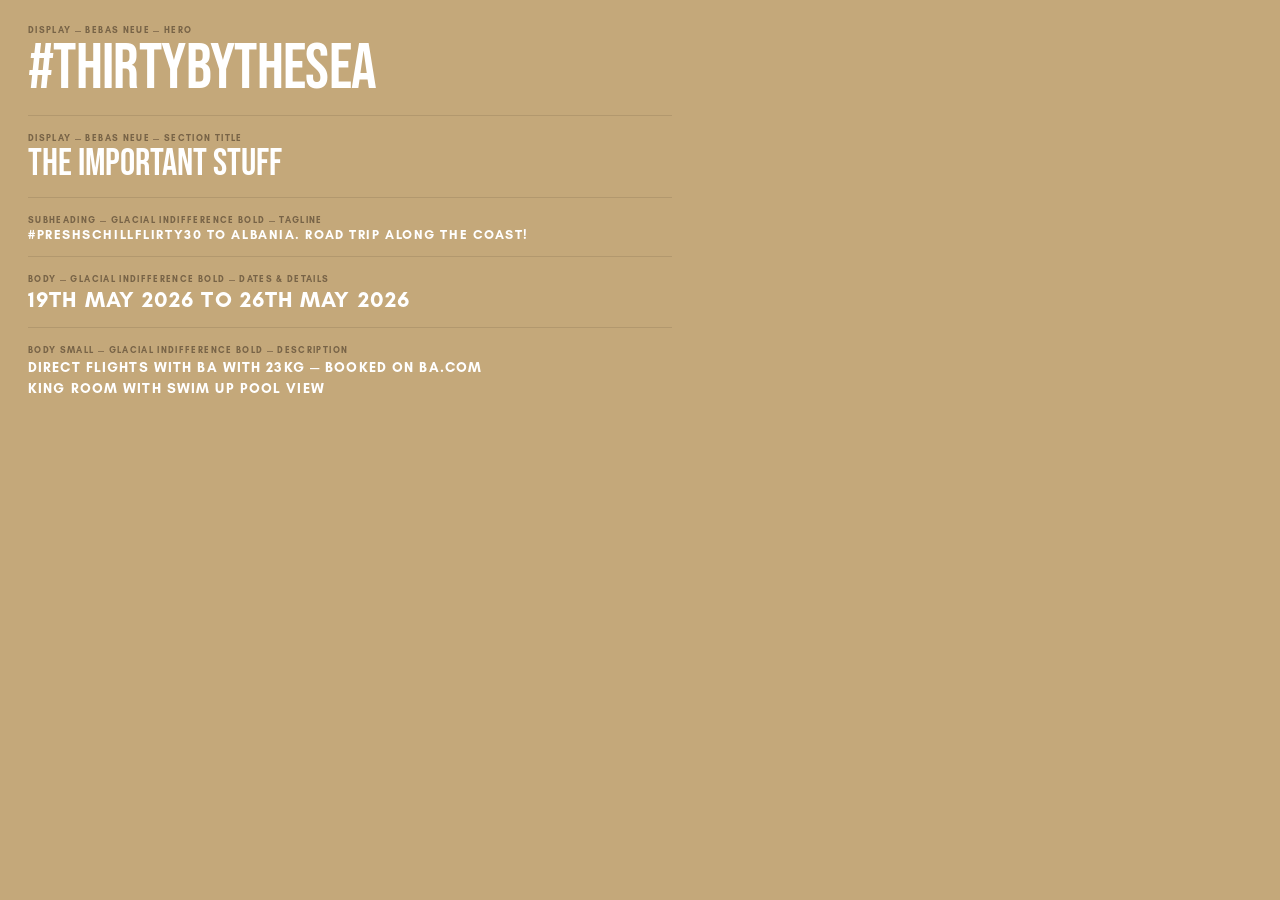
<file: preview/type-display.html>
<!DOCTYPE html>
<html>
<head>
<meta charset="utf-8">
<link href="https://fonts.googleapis.com/css2?family=Bebas+Neue&display=swap" rel="stylesheet">
<style>
@font-face {
  font-family: 'Glacial Indifference';
  src: url('../fonts/GlacialIndifference-Bold.otf') format('opentype');
  font-weight: 700;
}
* { margin: 0; padding: 0; box-sizing: border-box; }
body { background: #C4A87A; padding: 24px 28px; width: 700px; }
.label { font-family: 'Glacial Indifference', sans-serif; font-size: 9px; font-weight: 700; letter-spacing: 0.15em; text-transform: uppercase; color: rgba(26,16,8,0.45); margin-bottom: 2px; }
.row { margin-bottom: 16px; border-bottom: 1px solid rgba(26,16,8,0.1); padding-bottom: 14px; }
.row:last-child { border-bottom: none; margin-bottom: 0; }
</style>
</head>
<body>
  <div class="row">
    <div class="label">Display — Bebas Neue — Hero</div>
    <div style="font-family:'Bebas Neue',sans-serif; font-size:64px; color:#fff; line-height:1; letter-spacing:-0.01em;">#THIRTYBYTHESEA</div>
  </div>
  <div class="row">
    <div class="label">Display — Bebas Neue — Section Title</div>
    <div style="font-family:'Bebas Neue',sans-serif; font-size:38px; color:#fff; line-height:1;">THE IMPORTANT STUFF</div>
  </div>
  <div class="row">
    <div class="label">Subheading — Glacial Indifference Bold — Tagline</div>
    <div style="font-family:'Glacial Indifference',sans-serif; font-weight:700; font-size:13px; color:#fff; letter-spacing:0.12em; text-transform:uppercase;">#PRESHSCHILLFLIRTY30 TO ALBANIA. ROAD TRIP ALONG THE COAST!</div>
  </div>
  <div class="row">
    <div class="label">Body — Glacial Indifference Bold — Dates & Details</div>
    <div style="font-family:'Glacial Indifference',sans-serif; font-weight:700; font-size:22px; color:#fff; letter-spacing:0.05em; text-transform:uppercase;">19TH MAY 2026 TO 26TH MAY 2026</div>
  </div>
  <div class="row">
    <div class="label">Body Small — Glacial Indifference Bold — Description</div>
    <div style="font-family:'Glacial Indifference',sans-serif; font-weight:700; font-size:14px; color:#fff; letter-spacing:0.08em; text-transform:uppercase; line-height:1.5;">DIRECT FLIGHTS WITH BA WITH 23KG — BOOKED ON BA.COM<br>KING ROOM WITH SWIM UP POOL VIEW</div>
  </div>
</body>
</html>
</file>
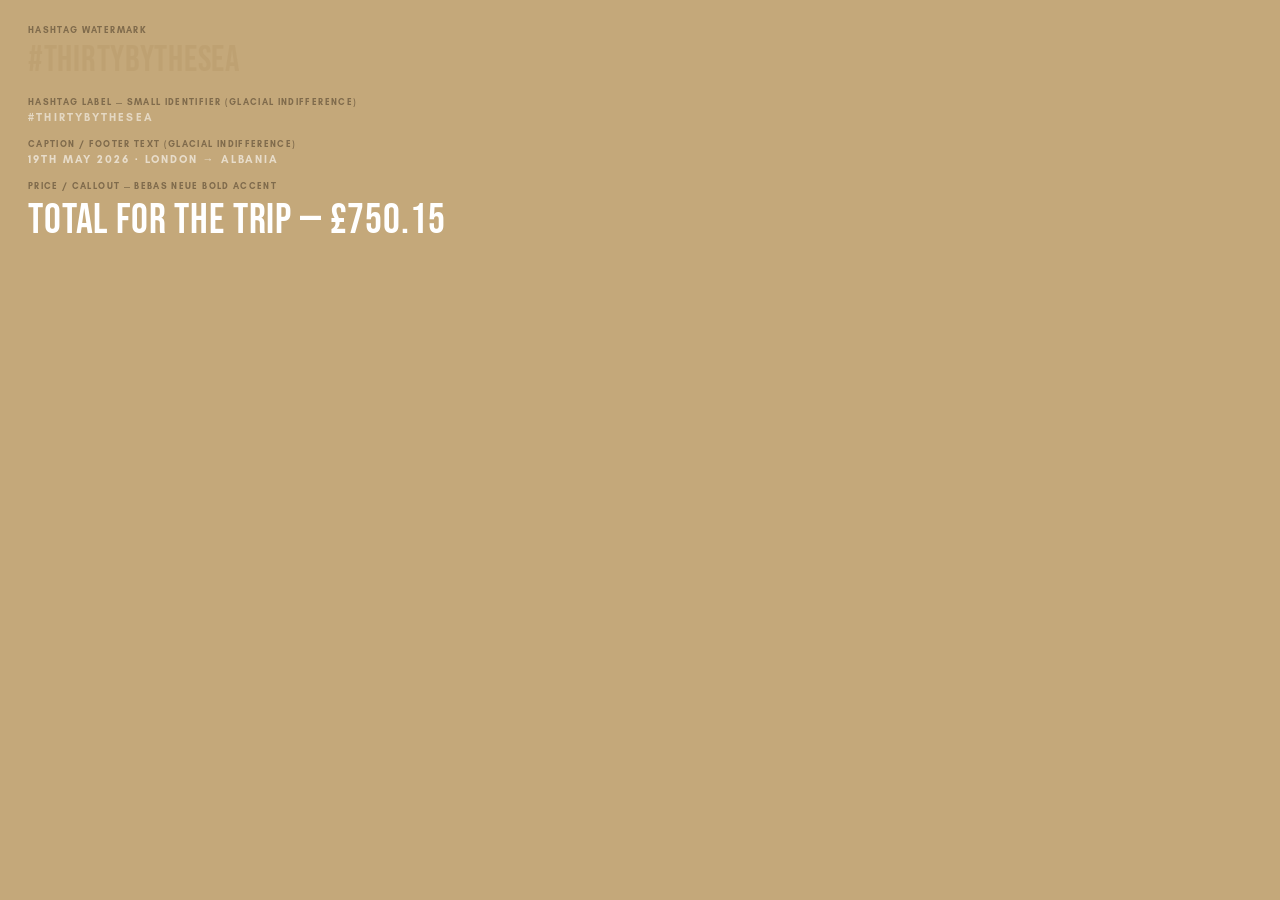
<file: preview/type-utility.html>
<!DOCTYPE html>
<html>
<head>
<meta charset="utf-8">
<link href="https://fonts.googleapis.com/css2?family=Bebas+Neue&display=swap" rel="stylesheet">
<style>
@font-face {
  font-family: 'Glacial Indifference';
  src: url('../fonts/GlacialIndifference-Bold.otf') format('opentype');
  font-weight: 700;
}
* { margin: 0; padding: 0; box-sizing: border-box; }
body { background: #C4A87A; padding: 24px 28px; width: 700px; }
.label { font-family: 'Glacial Indifference', sans-serif; font-size: 9px; font-weight: 700; letter-spacing: 0.15em; text-transform: uppercase; color: rgba(26,16,8,0.4); margin-bottom: 4px; }
.row { margin-bottom: 14px; }
</style>
</head>
<body>
  <div class="row">
    <div class="label">Hashtag Watermark</div>
    <div style="font-family:'Bebas Neue',sans-serif; font-size:36px; color:rgba(180,150,100,0.35); letter-spacing:0.02em;">#THIRTYBYTHESEA</div>
  </div>
  <div class="row">
    <div class="label">Hashtag Label — Small Identifier (Glacial Indifference)</div>
    <div style="font-family:'Glacial Indifference',sans-serif; font-weight:700; font-size:11px; color:rgba(255,255,255,0.55); letter-spacing:0.2em; text-transform:uppercase;">#THIRTYBYTHESEA</div>
  </div>
  <div class="row">
    <div class="label">Caption / Footer Text (Glacial Indifference)</div>
    <div style="font-family:'Glacial Indifference',sans-serif; font-weight:700; font-size:11px; color:rgba(255,255,255,0.6); letter-spacing:0.18em; text-transform:uppercase;">19TH MAY 2026 · LONDON → ALBANIA</div>
  </div>
  <div class="row">
    <div class="label">Price / Callout — Bebas Neue Bold Accent</div>
    <div style="font-family:'Bebas Neue',sans-serif; font-size:42px; color:#fff; letter-spacing:0.02em;">TOTAL FOR THE TRIP — £750.15</div>
  </div>
</body>
</html>
</file>
<file: colors_and_type.css>
/* ============================================================
   #ThirtyByTheSea — Colors & Typography CSS Variables
   ============================================================ */

@import url('https://fonts.googleapis.com/css2?family=Bebas+Neue&family=Barlow+Condensed:wght@400;600;700;800;900&display=swap');

/* Brand font — Glacial Indifference Bold (uploaded) */
@font-face {
  font-family: 'Glacial Indifference';
  src: url('fonts/GlacialIndifference-Bold.otf') format('opentype');
  font-weight: 700;
  font-style: normal;
}

/* ─── COLOR TOKENS ─────────────────────────────────────────── */
:root {
  /* Brand Palette */
  --sand:         #C4A87A;   /* Primary background — warm camel */
  --sand-dark:    #B08F60;   /* Darker camel — borders, depth   */
  --sand-light:   #D9C4A0;   /* Light camel — highlights        */
  --sand-xlight:  #EDE0CB;   /* Very light — subtle bg layer    */
  --white:        #FFFFFF;   /* Primary text & icons            */
  --dark:         #1A1008;   /* Near-black — dividers, borders  */
  --watermark:    rgba(180, 150, 100, 0.30); /* Ghost watermark */

  /* Semantic Color Aliases */
  --color-bg:         var(--sand);
  --color-bg-section: var(--sand-dark);
  --color-text:       var(--white);
  --color-text-muted: rgba(255,255,255,0.65);
  --color-divider:    var(--dark);
  --color-icon:       var(--white);
  --color-accent:     var(--sand-light);

  /* Collage accent colors (from cut-out lettering) */
  --collage-yellow:   #E8C840;
  --collage-purple:   #6B4FA0;
  --collage-green:    #3A6B45;
  --collage-red:      #C03030;
  --collage-blue:     #3A6AA0;
}

/* ─── TYPOGRAPHY TOKENS ─────────────────────────────────────── */
:root {
  /* Font Families */
  --font-display:   'Bebas Neue', 'Impact', sans-serif;
  --font-heading:   'Glacial Indifference', 'Josefin Sans', sans-serif;  /* ← brand font */
  --font-body:      'Glacial Indifference', 'Barlow Condensed', sans-serif; /* ← brand font */
  --font-detail:    'Glacial Indifference', 'Barlow Condensed', sans-serif;

  /* Font Sizes — display scale */
  --text-hero:      clamp(4rem, 10vw, 9rem);   /* #THIRTYBYTHESEA */
  --text-display:   clamp(2rem, 5vw, 4.5rem);  /* Section titles  */
  --text-xl:        clamp(1.25rem, 3vw, 2.5rem);
  --text-lg:        clamp(1rem, 2vw, 1.5rem);
  --text-md:        1rem;
  --text-sm:        0.875rem;
  --text-xs:        0.75rem;

  /* Letter Spacing */
  --tracking-tight:   -0.02em;
  --tracking-normal:   0;
  --tracking-wide:     0.08em;
  --tracking-widest:   0.2em;

  /* Font Weights */
  --weight-regular:  400;
  --weight-semibold: 600;
  --weight-bold:     700;
  --weight-black:    900;

  /* Line Heights */
  --leading-tight:  1.0;
  --leading-snug:   1.2;
  --leading-normal: 1.4;
}

/* ─── SPACING TOKENS ─────────────────────────────────────────── */
:root {
  --space-1:    4px;
  --space-2:    8px;
  --space-3:    12px;
  --space-4:    16px;
  --space-5:    24px;
  --space-6:    32px;
  --space-7:    48px;
  --space-8:    64px;
  --space-9:    96px;
  --space-10:   128px;
}

/* ─── SHAPE TOKENS ───────────────────────────────────────────── */
:root {
  --radius-none:    0px;     /* Brand uses square corners throughout */
  --radius-sm:      4px;     /* Small utility rounding only          */
  --shadow-none:    none;    /* Flat design — no shadows              */
  --border-divider: 2px solid var(--dark);
}

/* ─── SEMANTIC ELEMENT STYLES ───────────────────────────────── */

/* Hero / hashtag display */
.t-hero {
  font-family: var(--font-display);
  font-size: var(--text-hero);
  color: var(--white);
  text-transform: uppercase;
  letter-spacing: var(--tracking-tight);
  line-height: var(--leading-tight);
}

/* Section title */
.t-display {
  font-family: var(--font-display);
  font-size: var(--text-display);
  color: var(--white);
  text-transform: uppercase;
  letter-spacing: var(--tracking-normal);
  line-height: var(--leading-tight);
}

/* Subheading / tagline */
.t-heading {
  font-family: var(--font-heading);
  font-size: var(--text-xl);
  font-weight: var(--weight-bold);
  color: var(--white);
  text-transform: uppercase;
  letter-spacing: var(--tracking-wide);
  line-height: var(--leading-snug);
}

/* Hashtag label / watermark */
.t-hashtag {
  font-family: var(--font-heading);
  font-size: var(--text-md);
  font-weight: var(--weight-bold);
  color: var(--color-text-muted);
  text-transform: uppercase;
  letter-spacing: var(--tracking-widest);
}

/* Body detail text */
.t-body {
  font-family: var(--font-body);
  font-size: var(--text-lg);
  font-weight: var(--weight-bold);
  color: var(--white);
  text-transform: uppercase;
  letter-spacing: var(--tracking-wide);
  line-height: var(--leading-normal);
}

/* Small/caption */
.t-caption {
  font-family: var(--font-detail);
  font-size: var(--text-sm);
  font-weight: var(--weight-semibold);
  color: var(--color-text-muted);
  text-transform: uppercase;
  letter-spacing: var(--tracking-widest);
}

/* ─── LAYOUT UTILITIES ───────────────────────────────────────── */
.brand-bg {
  background-color: var(--sand);
}

.brand-section {
  padding: var(--space-8) var(--space-7);
  background-color: var(--sand);
  position: relative;
}

.brand-divider {
  height: 2px;
  background-color: var(--dark);
  margin: 0;
}

/* Polaroid photo frame */
.polaroid {
  background: white;
  padding: 10px 10px 30px 10px;
  box-shadow: none;
  display: inline-block;
  position: relative;
}

.polaroid::before {
  content: '';
  display: block;
  width: 60%;
  height: 10px;
  background: rgba(255,255,255,0.7);
  position: absolute;
  top: -5px;
  left: 50%;
  transform: translateX(-50%);
}

/* Watermark text */
.watermark {
  position: absolute;
  font-family: var(--font-display);
  font-size: clamp(3rem, 8vw, 6rem);
  color: var(--watermark);
  text-transform: uppercase;
  pointer-events: none;
  user-select: none;
  white-space: nowrap;
}
</file>
